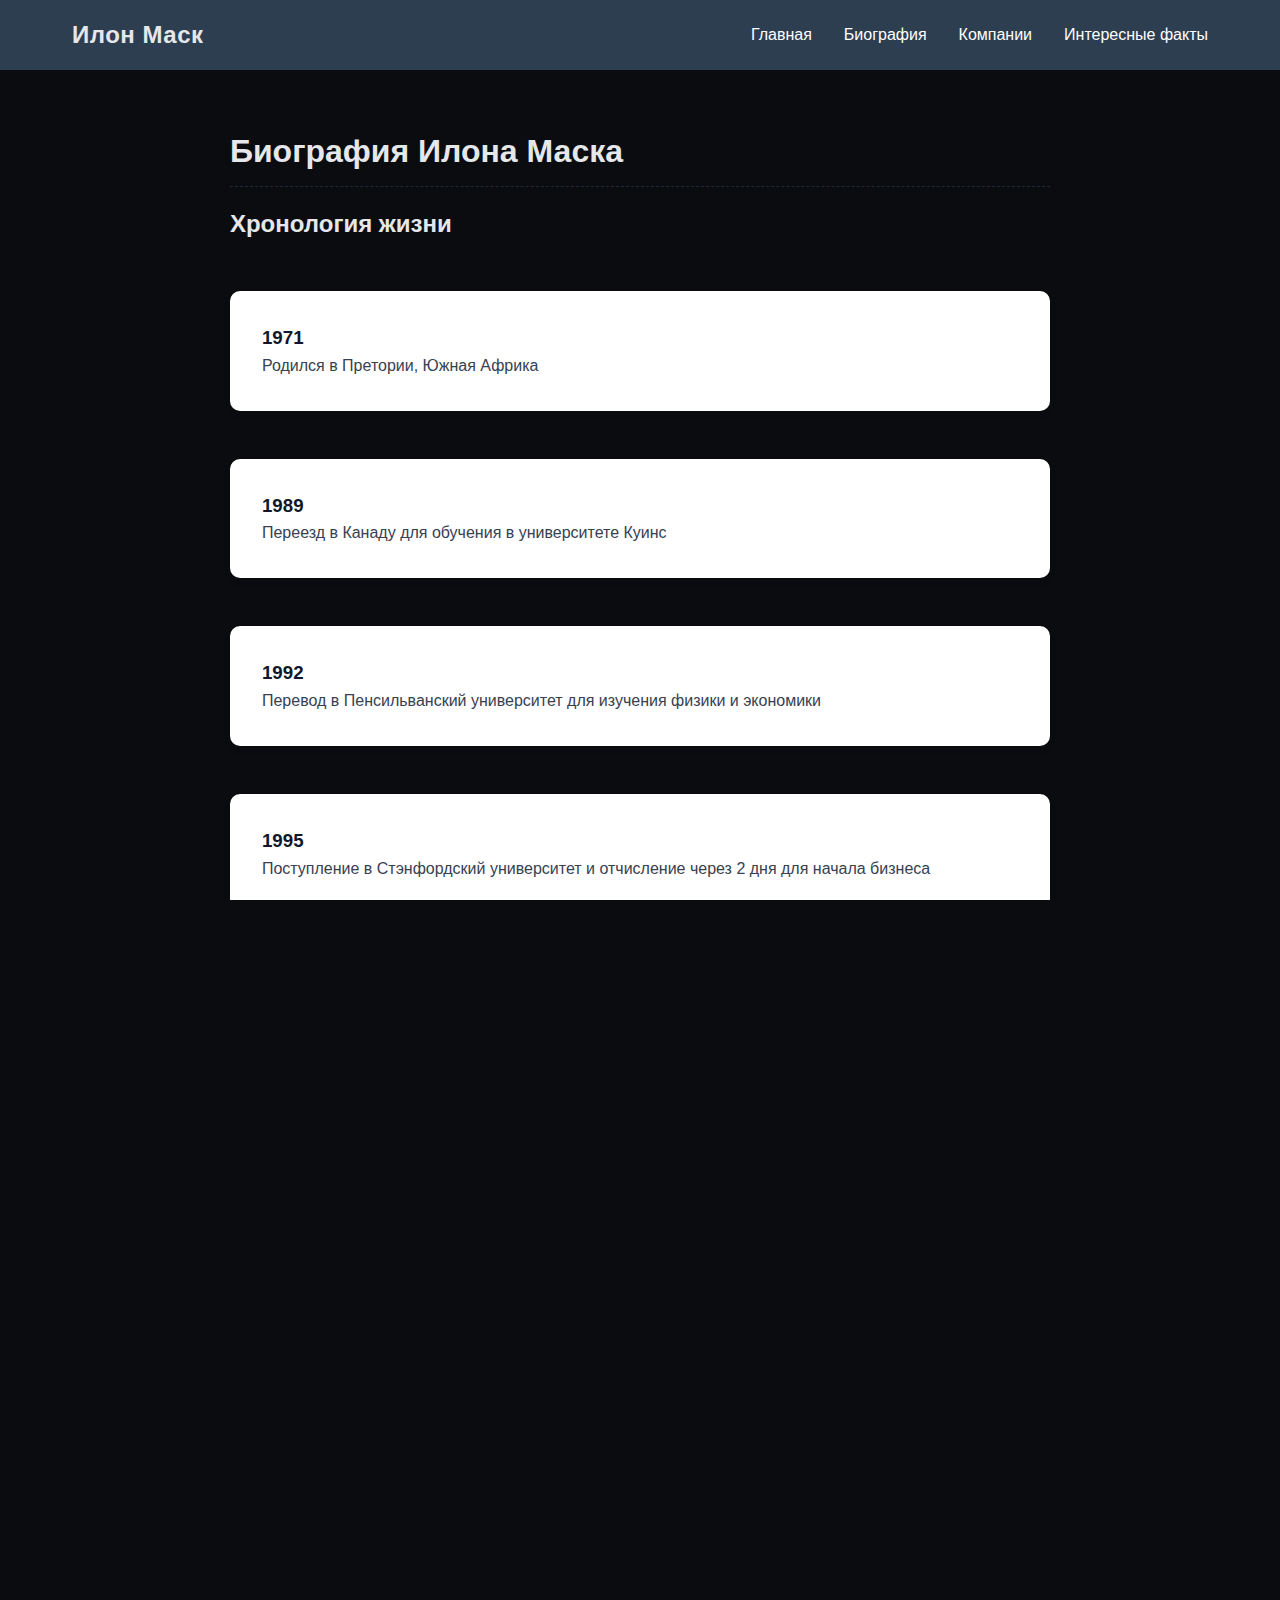
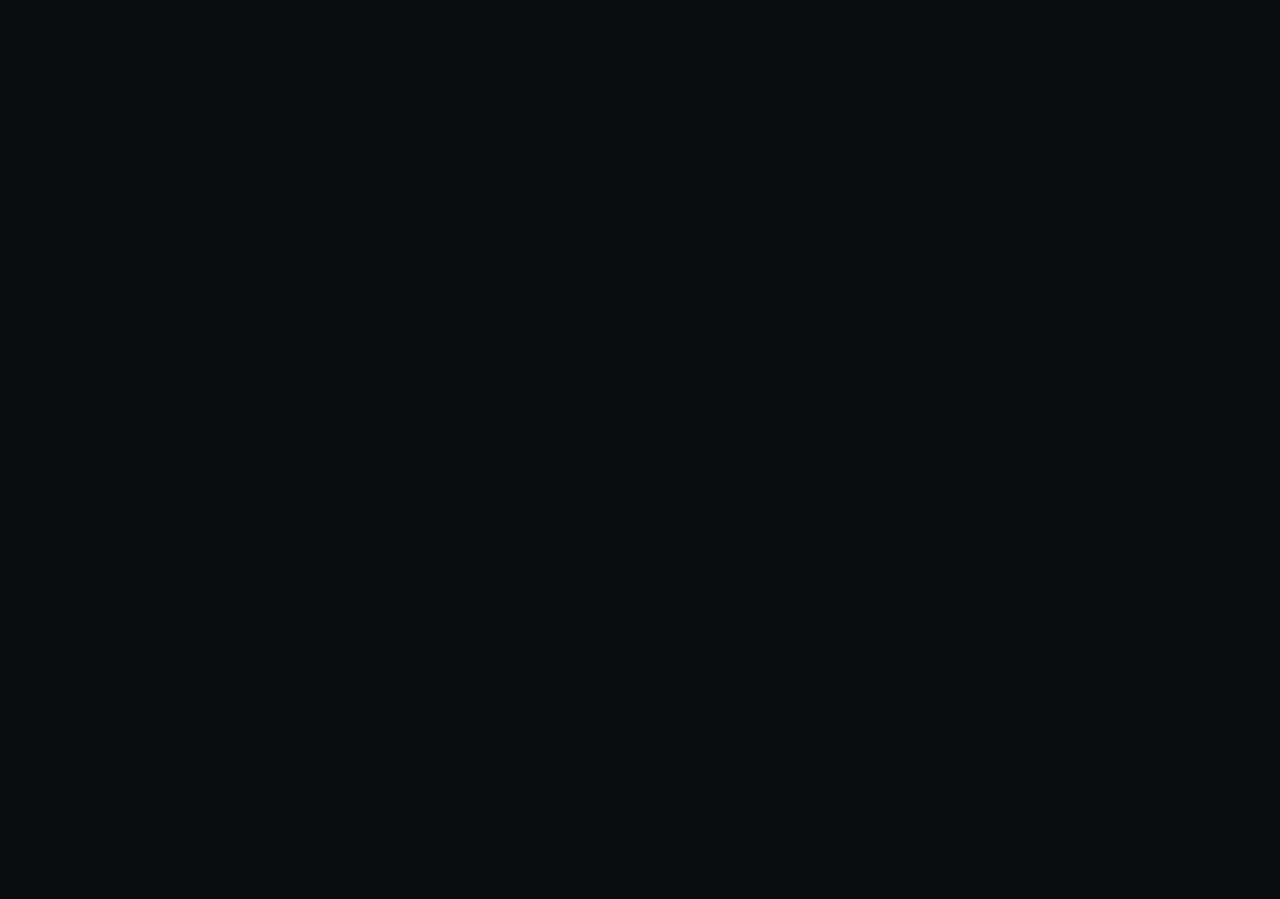
<file: biography.html>
<!DOCTYPE html>
<html lang="ru">
<head>
    <meta charset="UTF-8">
    <meta name="viewport" content="width=device-width, initial-scale=1.0">
    <title>Биография Илона Маска</title>
    <link rel="stylesheet" href="style.css">
</head>
<body>
<header>
    <nav>
        <div class="logo">
            <h1>Илон Маск</h1>
        </div>
        <ul class="nav-links">
            <li><a href="index.html">Главная</a></li>
            <li><a href="biography.html">Биография</a></li>
            <li><a href="companies.html">Компании</a></li>
            <li><a href="facts.html">Интересные факты</a></li>
        </ul>
        <div class="burger">
            <div class="line1"></div>
            <div class="line2"></div>
            <div class="line3"></div>
        </div>
    </nav>
</header>

<main>
    <section class="page-header">
        <h1>Биография Илона Маска</h1>
    </section>

    <section class="timeline">
        <h2>Хронология жизни</h2>
        <article class="timeline-event">
            <h3>1971</h3>
            <p>Родился в Претории, Южная Африка</p>
        </article>
        <article class="timeline-event">
            <h3>1989</h3>
            <p>Переезд в Канаду для обучения в университете Куинс</p>
        </article>
        <article class="timeline-event">
            <h3>1992</h3>
            <p>Перевод в Пенсильванский университет для изучения физики и экономики</p>
        </article>
        <article class="timeline-event">
            <h3>1995</h3>
            <p>Поступление в Стэнфордский университет и отчисление через 2 дня для начала бизнеса</p>
        </article>
        <article class="timeline-event">
            <h3>1999</h3>
            <p>Продажа стартапа Zip2 компании Compaq за 307 млн долларов</p>
        </article>
        <article class="timeline-event">
            <h3>2002</h3>
            <p>Продажа PayPal компании eBay за 1,5 млрд долларов; основание SpaceX</p>
        </article>
        <article class="timeline-event">
            <h3>2004</h3>
            <p>Инвестирование в Tesla и становление председателем совета директоров</p>
        </article>
        <article class="timeline-event">
            <h3>2008</h3>
            <p>Стал CEO Tesla; SpaceX получила контракт от NASA</p>
        </article>
        <article class="timeline-event">
            <h3>2015</h3>
            <p>Сооснование OpenAI</p>
        </article>
        <article class="timeline-event">
            <h3>2016</h3>
            <p>Основание The Boring Company и Neuralink</p>
        </article>
        <article class="timeline-event">
            <h3>2022</h3>
            <p>Приобретение Twitter за 44 млрд долларов и переименование в X</p>
        </article>
    </section>

    <section class="education">
        <h2>Образование</h2>
        <ul class="education_list">
            <li><strong>Университет Пенсильвании</strong> - Бакалавр физики и бакалавр экономики (1997)</li>
            <li><strong>Стэнфордский университет</strong> - Поступил на программу PhD по физике, но бросил через 2 дня (1995)</li>
        </ul>
    </section>
</main>

<footer>
    <p>&copy; 2025 Сайт об Илоне Маске. Все права не защищены)</p>
    <p>Информация взята из открытых источников</p>
</footer>

<script src="script.js"></script>
</body>
</html>
</file>
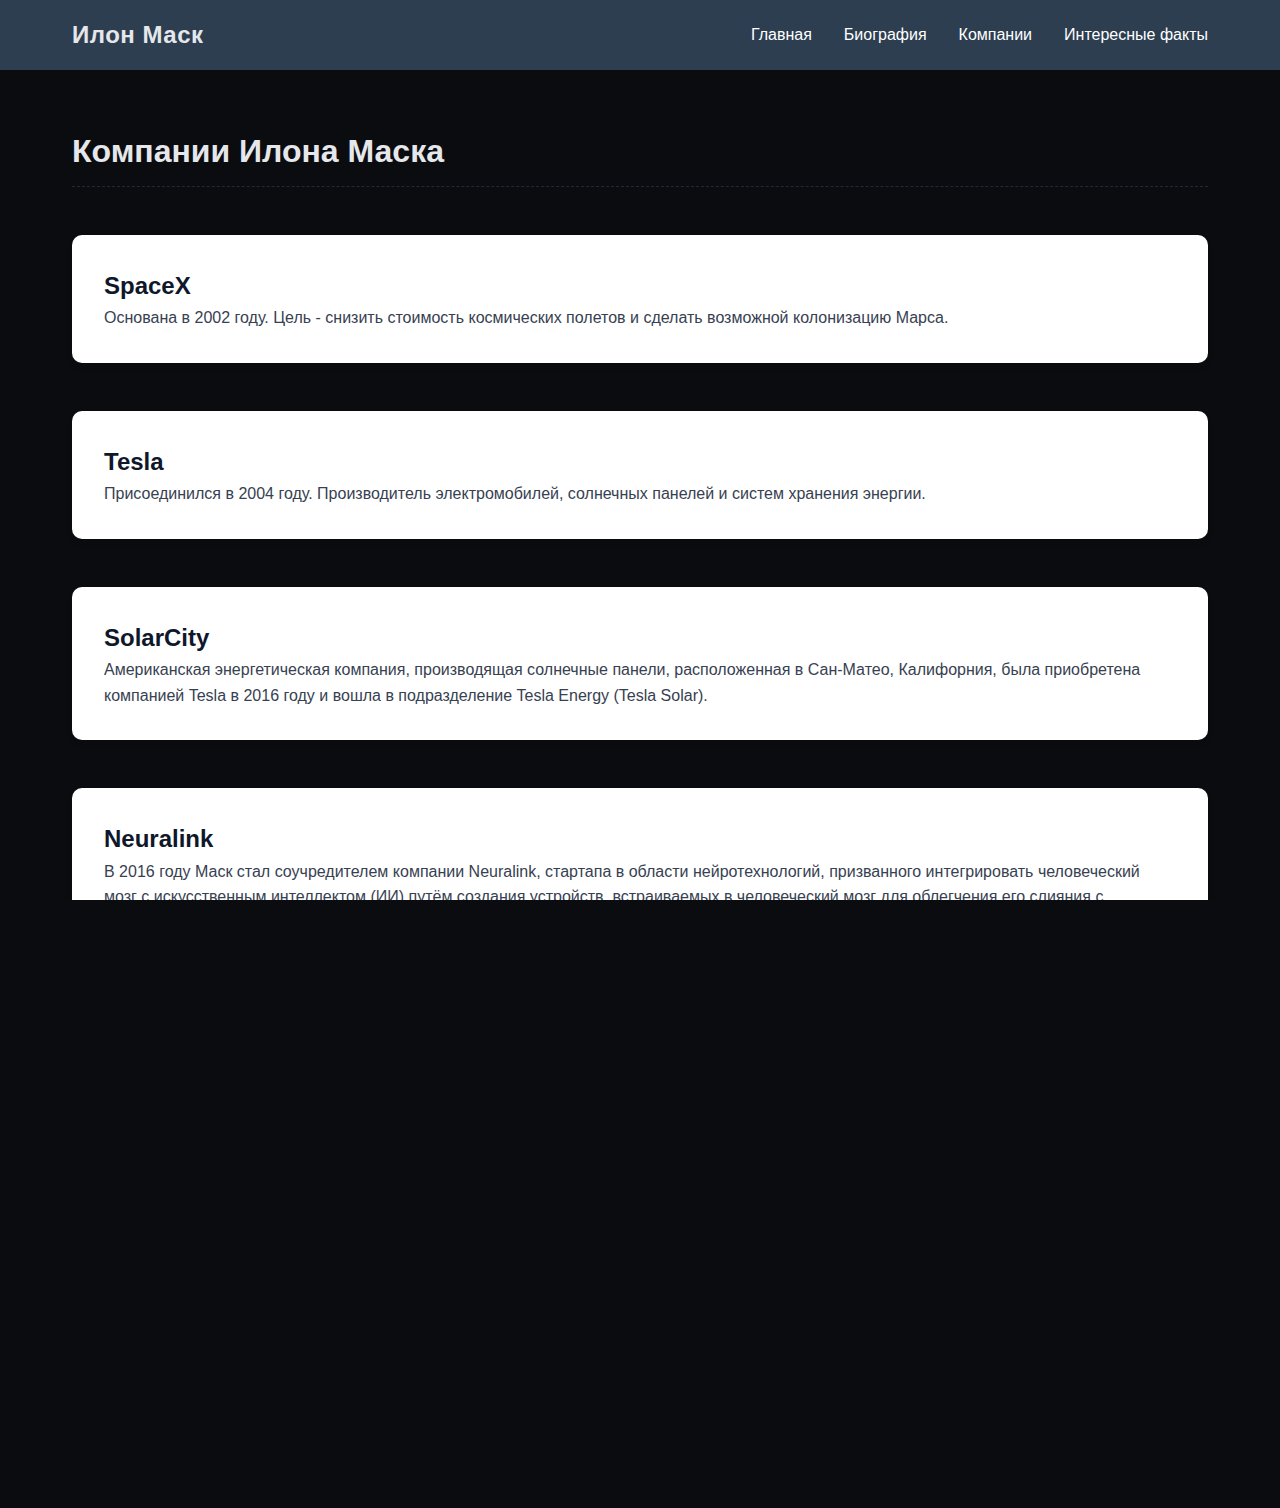
<file: companies.html>
<!DOCTYPE html>
<html lang="ru">
<head>
    <meta charset="UTF-8">
    <meta name="viewport" content="width=device-width, initial-scale=1.0">
    <title>Компании Илона Маска</title>
    <link rel="stylesheet" href="style.css">
</head>
<body>
<header>
    <nav>
        <div class="logo">
            <h1>Илон Маск</h1>
        </div>
        <ul class="nav-links">
            <li><a href="index.html">Главная</a></li>
            <li><a href="biography.html">Биография</a></li>
            <li><a href="companies.html">Компании</a></li>
            <li><a href="facts.html">Интересные факты</a></li>
        </ul>
        <div class="burger">
            <div class="line1"></div>
            <div class="line2"></div>
            <div class="line3"></div>
        </div>
    </nav>
</header>

<main>
    <section class="page-header">
        <h1>Компании Илона Маска</h1>
    </section>

    <section class="companies-grid">
        <article class="company-card">
            <h2>SpaceX</h2>
            <p>Основана в 2002 году. Цель - снизить стоимость космических полетов и сделать возможной колонизацию Марса.</p>
        </article>
        <article class="company-card">
            <h2>Tesla</h2>
            <p>Присоединился в 2004 году. Производитель электромобилей, солнечных панелей и систем хранения энергии.</p>
        </article>
        <article class="company-card">
            <h2>SolarCity</h2>
            <p>Американская энергетическая компания, производящая солнечные панели, расположенная в Сан-Матео, Калифорния, была приобретена компанией Tesla в 2016 году и вошла в подразделение Tesla Energy (Tesla Solar).</p>
        </article>
        <article class="company-card">
            <h2>Neuralink</h2>
            <p>В 2016 году Маск стал соучредителем компании Neuralink, стартапа в области нейротехнологий, призванного интегрировать человеческий мозг с искусственным интеллектом (ИИ) путём создания устройств, встраиваемых в человеческий мозг для облегчения его слияния с машинами. Устройства также будут согласовываться с последними улучшениями в ИИ, чтобы оставаться актуальными.</p>
        </article>
        <article class="company-card">
            <h2>The Boring Company</h2>
            <p>Строительная компания, занимающаяся инфраструктурой и прокладкой тоннелей, основана Илоном Маском в 2016 году.</p>
        </article>
        <article class="company-card">
            <h2>xAI</h2>
            <p>Весной 2023 года Маск сообщил о планах создать конкурентную альтернативу чат-боту ChatGPT, для этого была создана компания xAI, запуск которой был анонсирован в июле 2023 года.</p>
        </article>
    </section>
</main>

<footer>
    <p>&copy; 2025 Сайт об Илоне Маске. Все права не защищены)</p>
    <p>Информация взята из открытых источников</p>
</footer>

<script src="script.js"></script>
</body>
</html>
</file>
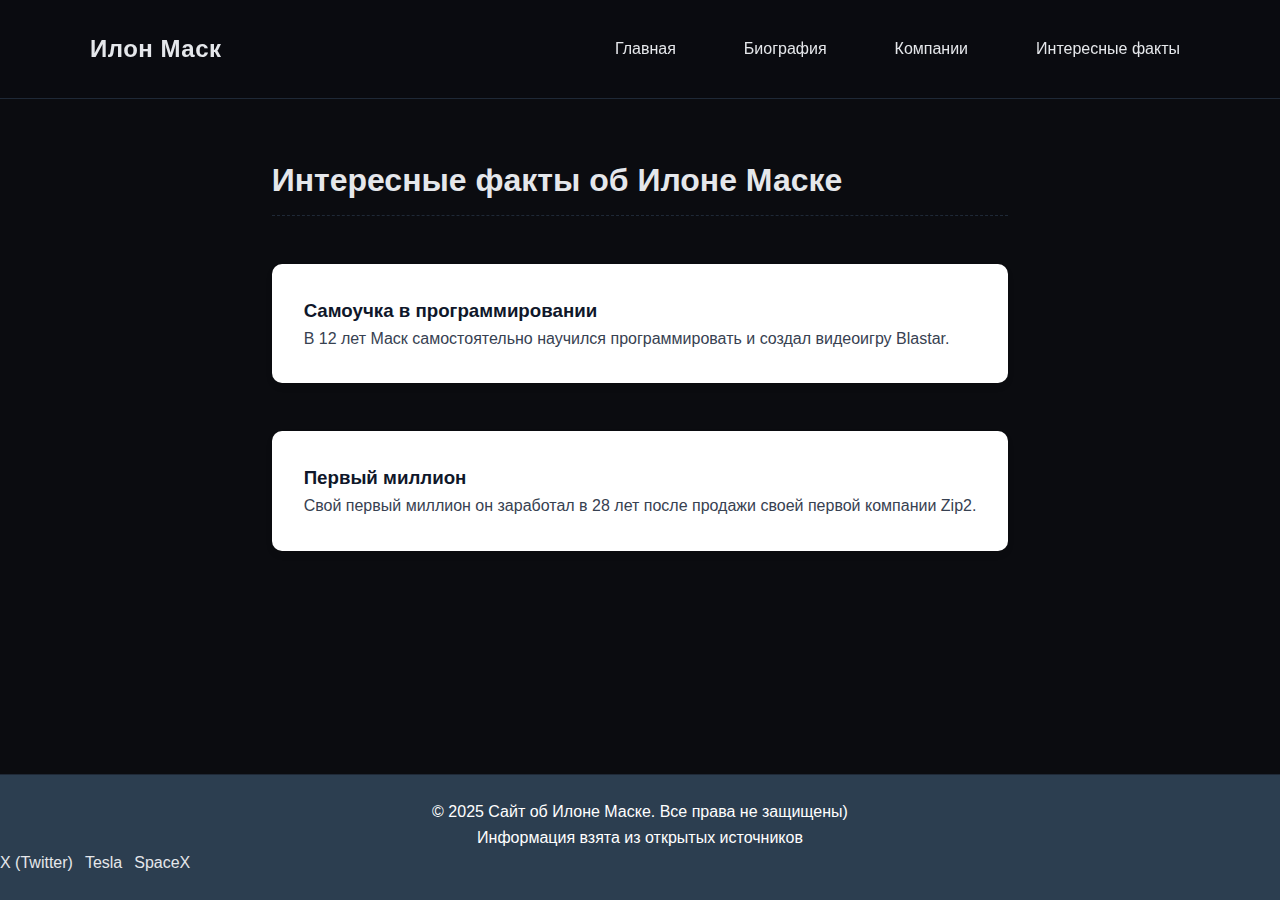
<file: facts.html>
<!DOCTYPE html>
<html lang="ru">
<head>
    <meta charset="UTF-8">
    <meta name="viewport" content="width=device-width, initial-scale=1.0">
    <title>Интересные факты об Илоне Маске</title>
    <link rel="stylesheet" href="style.css">
</head>
<body>
<header class="site-header">
    <nav class="site-nav container header-inner">
        <div class="logo">
            <h1>Илон Маск</h1>
        </div>
        <ul class="nav-links">
            <li><a href="index.html">Главная</a></li>
            <li><a href="biography.html">Биография</a></li>
            <li><a href="companies.html">Компании</a></li>
            <li><a href="facts.html">Интересные факты</a></li>
        </ul>
        <div class="burger">
            <div class="line1"></div>
            <div class="line2"></div>
            <div class="line3"></div>
        </div>
    </nav>
</header>

<main>
    <section class="page-header">
        <h1>Интересные факты об Илоне Маске</h1>
    </section>

    <section class="facts-list">
        <article class="fact-item">
            <h3>Самоучка в программировании</h3>
            <p>В 12 лет Маск самостоятельно научился программировать и создал видеоигру Blastar.</p>
        </article>
        <article class="fact-item">
            <h3>Первый миллион</h3>
            <p>Свой первый миллион он заработал в 28 лет после продажи своей первой компании Zip2.</p>
        </article>

    </section>
</main>

<footer class="site-footer">
    <p>&copy; 2025 Сайт об Илоне Маске. Все права не защищены)</p>
    <p>Информация взята из открытых источников</p>
    <ul class="social">
        <li><a href="https://twitter.com/elonmusk" target="_blank" rel="noopener">X (Twitter)</a></li>
        <li><a href="https://www.tesla.com" target="_blank" rel="noopener">Tesla</a></li>
        <li><a href="https://www.spacex.com" target="_blank" rel="noopener">SpaceX</a></li>
    </ul>
</footer>

<script src="script.js"></script>
</body>
</html>
</file>
<file: style.css>
/* Базовые стили */
* {
    margin: 0;
    padding: 0;
    box-sizing: border-box;
}

body {
    font-family: 'Arial', sans-serif;
    line-height: 1.6;
    color: #333;
    background-color: #f4f4f4;
    transition: background-color 0.3s, color 0.3s;
}

body.dark-theme {
    background-color: #1a1a1a;
    color: #f4f4f4;
}

/* Шапка и навигация */
header {
    background-color: #2c3e50;
    color: white;
    padding: 1rem 0;
    position: sticky;
    top: 0;
    z-index: 100;
}

nav {
    display: flex;
    justify-content: space-between;
    align-items: center;
    max-width: 1200px;
    margin: 0 auto;
    padding: 0 2rem;
}

/* Make nav container a positioning context for mobile menu */
.site-nav { position: relative; }

.logo h1 {
    font-size: 1.5rem;
}

.nav-links {
    display: flex;
    list-style: none;
}

.nav-links li {
    margin-left: 2rem;
}

.nav-links a {
    color: white;
    text-decoration: none;
    transition: color 0.3s;
}

.nav-links a:hover {
    color: #3498db;
}

.burger {
    display: none;
    cursor: pointer;
}

.burger div {
    width: 25px;
    height: 3px;
    background-color: white;
    margin: 5px;
    transition: all 0.3s ease;
}

/* Основной контент */
main {
    max-width: 1200px;
    margin: 0 auto;
    padding: 2rem;
}

.hero {
    display: flex;
    align-items: center;
    justify-content: space-between;
    margin-bottom: 3rem;
    padding: 2rem;
    background-color: white;
    border-radius: 10px;
    box-shadow: 0 4px 6px rgba(0, 0, 0, 0.1);
    transition: background-color 0.3s;
}

.dark-theme .hero {
    background-color: #2c3e50;
}

.hero-content {
    flex: 1;
    padding-right: 2rem;
}

.hero-content h1 {
    font-size: 2.5rem;
    margin-bottom: 1rem;
    color: #2c3e50;
}

.dark-theme .hero-content h1 {
    color: #f4f4f4;
}

.hero-content p {
    font-size: 1.2rem;
    margin-bottom: 1.5rem;
    color: #374151;
}

.dark-theme .hero-content p {
    color: #bdc3c7;
}

/* Improve readability on white cards in light mode */
body:not(.dark-theme) .intro,
body:not(.dark-theme) .highlights,
body:not(.dark-theme) .quick-facts,
body:not(.dark-theme) .timeline-event,
body:not(.dark-theme) .company-card,
body:not(.dark-theme) .fact-item,
body:not(.dark-theme) .education_list {
    color: #0f172a;
}

body:not(.dark-theme) .quick-facts li,
body:not(.dark-theme) .intro p,
body:not(.dark-theme) .highlights p,
body:not(.dark-theme) .timeline-event p,
body:not(.dark-theme) .company-card p,
body:not(.dark-theme) .fact-item p {
    color: #374151;
}

.cta-button {
    background-color: #3498db;
    color: white;
    border: none;
    padding: 0.8rem 1.5rem;
    font-size: 1rem;
    border-radius: 5px;
    cursor: pointer;
    transition: background-color 0.3s, transform 0.3s;
}

.cta-button:hover {
    background-color: #2980b9;
    transform: translateY(-3px);
}

.hero-image {
    flex: 1;
    text-align: center;
}

.hero-image img {
    max-width: 100%;
    border-radius: 10px;
    box-shadow: 0 4px 8px rgba(0, 0, 0, 0.2);
}

.intro, .highlights, .quick-facts, .timeline-event, .company-card, .fact-item, .education_list {
    margin-top: 3rem;
    padding: 2rem;
    background-color: white;
    border-radius: 10px;
    box-shadow: 0 4px 6px rgba(0, 0, 0, 0.1);
    transition: background-color 0.3s;
}

.timeline-event:last-child {
    margin-bottom: 3rem;
}

.dark-theme .intro,
.dark-theme .highlights,
.dark-theme .quick-facts {
    background-color: #2c3e50;
}


.dark-theme .timeline-event,
.dark-theme .company-card,
.dark-theme .fact-item,
.dark-theme .education_list {
    background-color: #2c3e50;
}

.intro h2, .highlights h2, .quick-facts h2 {
    margin-bottom: 1rem;
    color: #2c3e50;
    border-bottom: 2px solid #3498db;
    padding-bottom: 0.5rem;
}

.dark-theme .intro h2,
.dark-theme .highlights h2,
.dark-theme .quick-facts h2 {
    color: #f4f4f4;
}

.achievements {
    display: grid;
    grid-template-columns: repeat(3, 1fr);
    gap: 1.5rem;
}

.achievement-card {
    padding: 1.5rem;
    background-color: #ecf0f1;
    border-radius: 8px;
    transition: transform 0.3s, background-color 0.3s;
}

.dark-theme .achievement-card {
    background-color: #34495e;
}

.achievement-card:hover {
    transform: translateY(-5px);
}

.achievement-card h3 {
    color: #2c3e50;
    margin-bottom: 0.5rem;
}

.dark-theme .achievement-card h3 {
    color: #f4f4f4;
}

.quick-facts ul {
    list-style-type: none;
    padding-left: 1rem;
}

.quick-facts li {
    margin-bottom: 0.5rem;
    position: relative;
    padding-left: 1.5rem;
}

.quick-facts li:before {
    content: "•";
    color: #3498db;
    font-weight: bold;
    position: absolute;
    left: 0;
}

/* Подвал */
footer {
    background-color: #2c3e50;
    color: white;
    text-align: center;
    padding: 1.5rem 0;
    margin-top: 2rem;
}

/* Медиа-запросы для адаптивности */

/* Планшеты (ширина ≤ 1024px) */
@media screen and (max-width: 1024px) {
    .hero {
        flex-direction: column;
        text-align: center;
    }

    .hero-content {
        padding-right: 0;
        margin-bottom: 2rem;
    }

    .achievements {
        grid-template-columns: repeat(2, 1fr);
    }
}

/* Мобильные устройства (ширина ≤ 768px) */
@media screen and (max-width: 768px) {
    nav {
        padding: 0 1rem;
    }

    .nav-links {
        position: absolute;
        right: 0;
        left: 0;
        top: 100%;
        background-color: #2c3e50;
        display: flex;
        flex-direction: column;
        align-items: center;
        width: 100%;
        max-height: 70vh;
        overflow-y: auto;
        padding: 12px 0;
        transform: translateX(100%);
        transition: transform 0.5s ease-in;
        z-index: 200;
        opacity: 0;
        pointer-events: none;
    }

    .nav-links li {
        opacity: 0;
        margin: 2rem 0;
    }

    .burger {
        display: block;
    }

    .nav-active {
        transform: translateX(0%);
        opacity: 1;
        pointer-events: auto;
    }

    main {
        padding: 1rem;
    }

    .hero, .intro, .highlights, .quick-facts {
        padding: 1.5rem;
    }

    .hero-content h1 {
        font-size: 2rem;
    }

    .achievements {
        grid-template-columns: 1fr;
    }

    @keyframes navLinkFade {
        from {
            opacity: 0;
            transform: translateX(50px);
        }
        to {
            opacity: 1;
            transform: translateX(0);
        }
    }
}

/* Анимация для бургер-меню */
.toggle .line1 {
    transform: rotate(-45deg) translate(-5px, 6px);
}

.toggle .line2 {
    opacity: 0;
}

.toggle .line3 {
    transform: rotate(45deg) translate(-5px, -6px);
}

/* ===== Added modern theme and footer/header styles ===== */
/* Base */
:root {
  --bg: #0b0c10;
  --text: #e5e7eb;
  --muted: #9ca3af;
  --primary: #14b8a6;
  --card: #111827;
  --border: #1f2937;
}

:root.light {
  --bg: #ffffff;
  --text: #0f172a;
  --muted: #475569;
  --primary: #2563eb;
  --card: #f8fafc;
  --border: #e5e7eb;
}

html, body { height: 100%; overflow-x: hidden; }
body {
  color: var(--text);
  background: var(--bg);
  min-height: 100vh;
  display: flex;
  flex-direction: column;
}

.container { width: min(1100px, 92%); margin: 0 auto; }

/* Sticky footer layout: let main grow to fill space */
main { flex: 1 0 auto; }

/* Header */
.site-header { position: sticky; top: 0; backdrop-filter: blur(6px); background: color-mix(in oklab, var(--bg) 85%, transparent); border-bottom: 1px solid var(--border); z-index: 100; }
.header-inner { display: flex; align-items: center; gap: 24px; padding: 14px 0; flex-wrap: wrap; }
.logo { color: var(--text); text-decoration: none; font-weight: 800; letter-spacing: 0.5px; }
.site-nav ul { list-style: none; display: flex; gap: 16px; margin: 0; padding: 0; }
.site-nav a { color: var(--text); text-decoration: none; padding: 8px 10px; border-radius: 8px; transition: transform .2s ease, background-color .2s ease; }
.site-nav a:hover { background: var(--border); transform: translateY(-1px); }
.site-nav a.active { background: var(--primary); color: #fff; }

.btn { cursor: pointer; background: var(--card); color: var(--text); border: 1px solid var(--border); padding: 8px 12px; border-radius: 10px; transition: transform .2s ease, background-color .2s ease, box-shadow .2s ease; }
.btn:hover { transform: translateY(-1px); box-shadow: 0 8px 24px rgba(0,0,0,.25); }
.btn.primary { background: var(--primary); color: #fff; border-color: transparent; }


.hero .subtitle { color: var(--muted); }

/* Sections */
.page-header { padding: 24px 0 8px; border-bottom: 1px dashed var(--border); margin-bottom: 18px; }
.lede { color: var(--muted); }

.highlights .cards { display: grid; grid-template-columns: repeat(3, 1fr); gap: 16px; }
.card { background: var(--card); border: 1px solid var(--border); border-radius: 14px; padding: 16px; transition: transform .2s ease, box-shadow .2s ease; }
.card:hover, .card:focus { transform: translateY(-4px); box-shadow: 0 12px 28px rgba(0,0,0,.25); outline: none; }
.card .link { display: inline-block; margin-top: 8px; color: var(--primary); text-decoration: none; }

.facts ol { padding-left: 20px; }

.content { margin: 18px 0 26px; }
.read-more { margin-top: 6px; }
.more.hidden { display: none; }

.quote blockquote { font-size: 1.2rem; font-weight: 600; padding: 16px; border-left: 4px solid var(--primary); background: var(--card); border-radius: 8px; }

.company { padding: 16px 0; border-top: 1px solid var(--border); }
.company .grid { display: grid; grid-template-columns: 1fr 1fr; gap: 16px; align-items: start; }
.company figure { margin: 0; aspect-ratio: 16/9; overflow: hidden; border-radius: 12px; border: 1px solid var(--border); background: var(--card); display: grid; place-items: center; }
.company img { width: 100%; height: 100%; object-fit: contain; display: block; }

.timeline-list { padding-left: 18px; }
.timeline-list li { margin-bottom: 12px; }

.gallery-grid .grid-images { list-style: none; padding: 0; margin: 0; display: grid; grid-template-columns: repeat(3, 1fr); gap: 12px; }
.gallery-grid figure { background: var(--card); border: 1px solid var(--border); border-radius: 12px; padding: 8px; }
.gallery-grid figure > picture, .gallery-grid figure > img { display: block; width: 100%; height: 100%; }
.gallery-grid figure { aspect-ratio: 16/9; overflow: hidden; display: grid; place-items: center; }
.gallery-grid img { width: 100%; height: 100%; object-fit: contain; border-radius: 8px; display: block; background: var(--card); }
.gallery-grid figcaption { color: var(--muted); font-size: .9rem; margin-top: 6px; }

/* Footer */
.site-footer { border-top: 1px solid var(--border); margin-top: 28px; }
.footer-inner { display: flex; align-items: center; justify-content: space-between; flex-wrap: wrap; gap: 12px; padding: 18px 0; }
.footer-inner > div { display: flex; flex-direction: column; gap: 6px; }
.social { list-style: none; display: flex; gap: 12px; margin: 0; padding: 0; align-items: center; flex-wrap: wrap; }
.social a { color: var(--text); text-decoration: none; border-bottom: 1px dashed transparent; transition: border-color .2s ease; }
.social a:hover { border-color: var(--primary); }

/* Media queries for new theme */
@media (max-width: 768px) {
  .hero { grid-template-columns: 1fr; }
  .site-nav ul { flex-wrap: wrap; }
  .btn { width: 100%; }
  .highlights .cards { grid-template-columns: 1fr; }
  .company .grid { grid-template-columns: 1fr; }
  .gallery-grid .grid-images { grid-template-columns: 1fr; }
  .footer-inner { justify-content: center; text-align: center; }
  .social { justify-content: center; }

  /* Make companies grid responsive */
  .companies-grid { display: grid; grid-template-columns: 1fr; gap: 16px; }
  @supports (grid-template-columns: subgrid) {
    .companies-grid { grid-template-columns: 1fr; }
  }
  .companies-grid .company-card { width: 100%; }

  /* Facts list spacing */
  .facts-list { display: grid; gap: 16px; }
  .facts-list .fact-item { width: 100%; }

  /* Timeline items spacing */
  .timeline-event { margin-top: 1rem; }
}

@media (min-width: 1024px) {
  .card { padding: 20px; }
}
</file>
